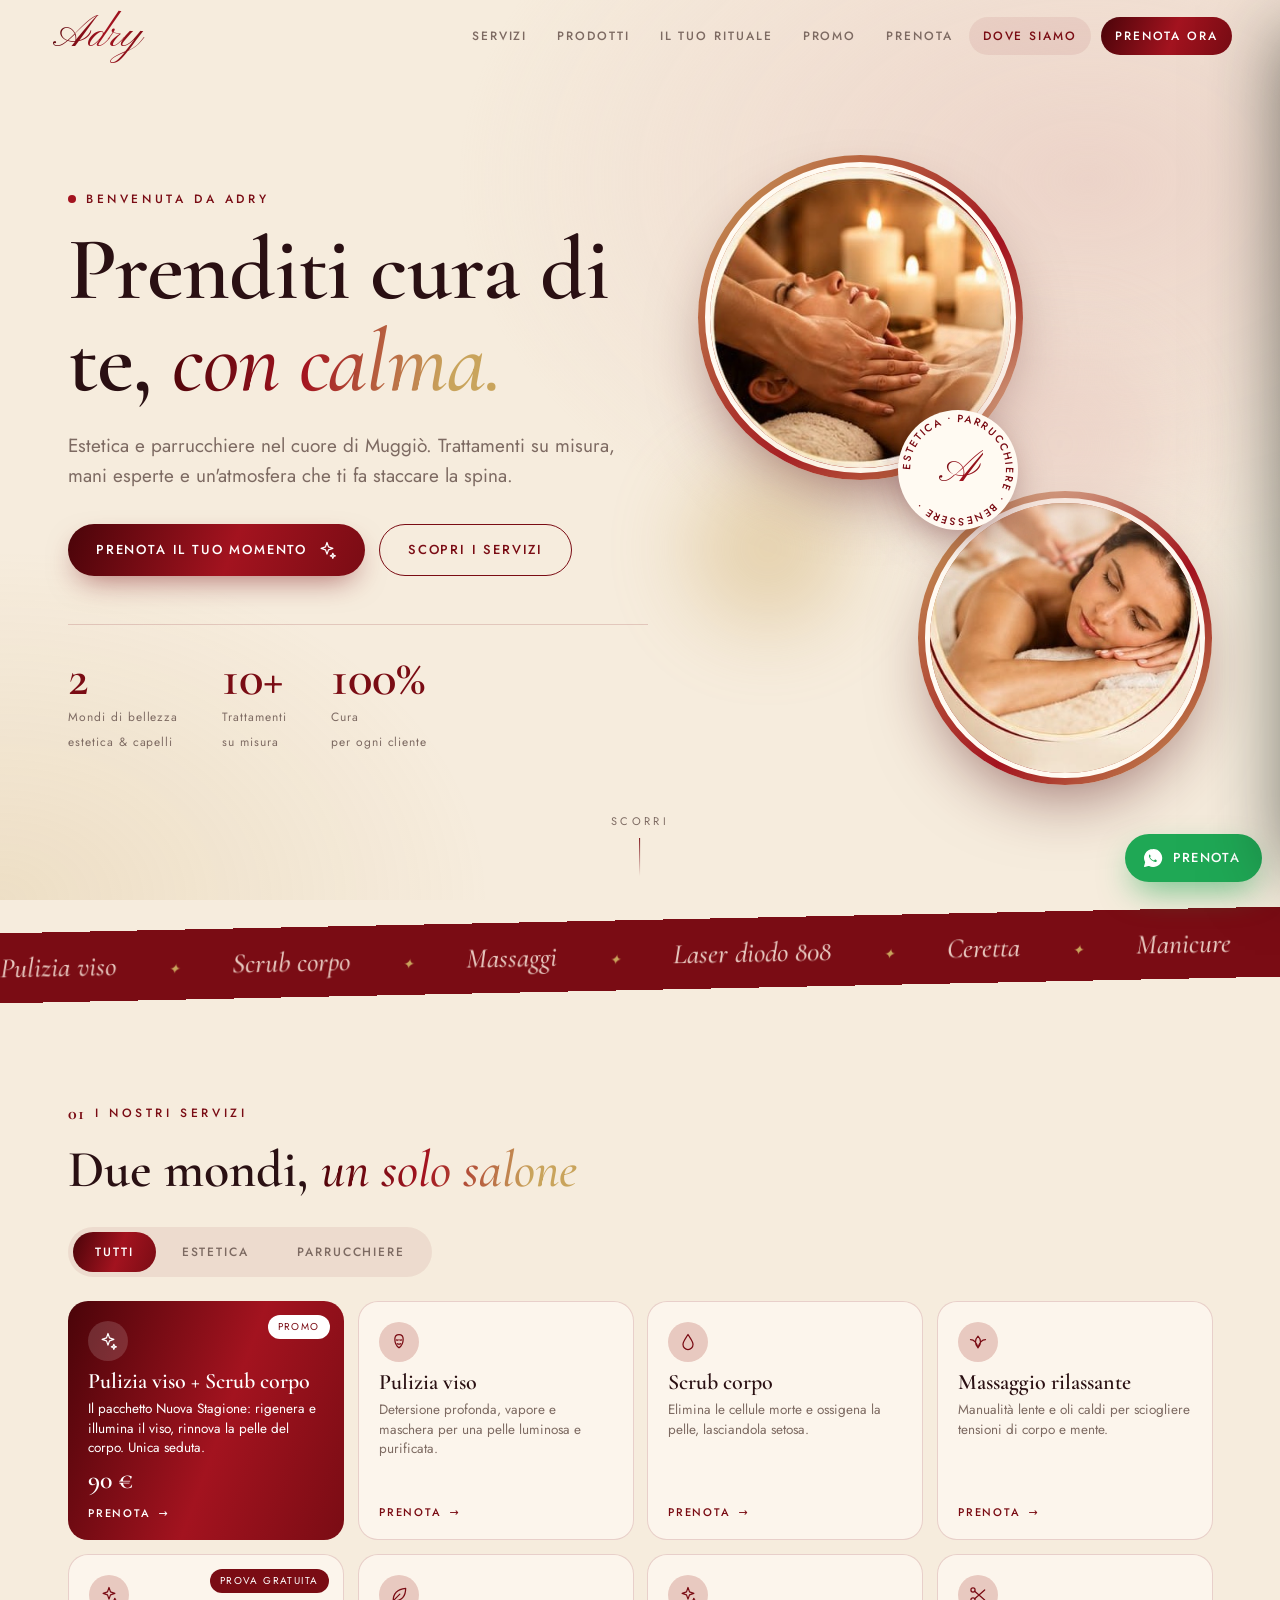
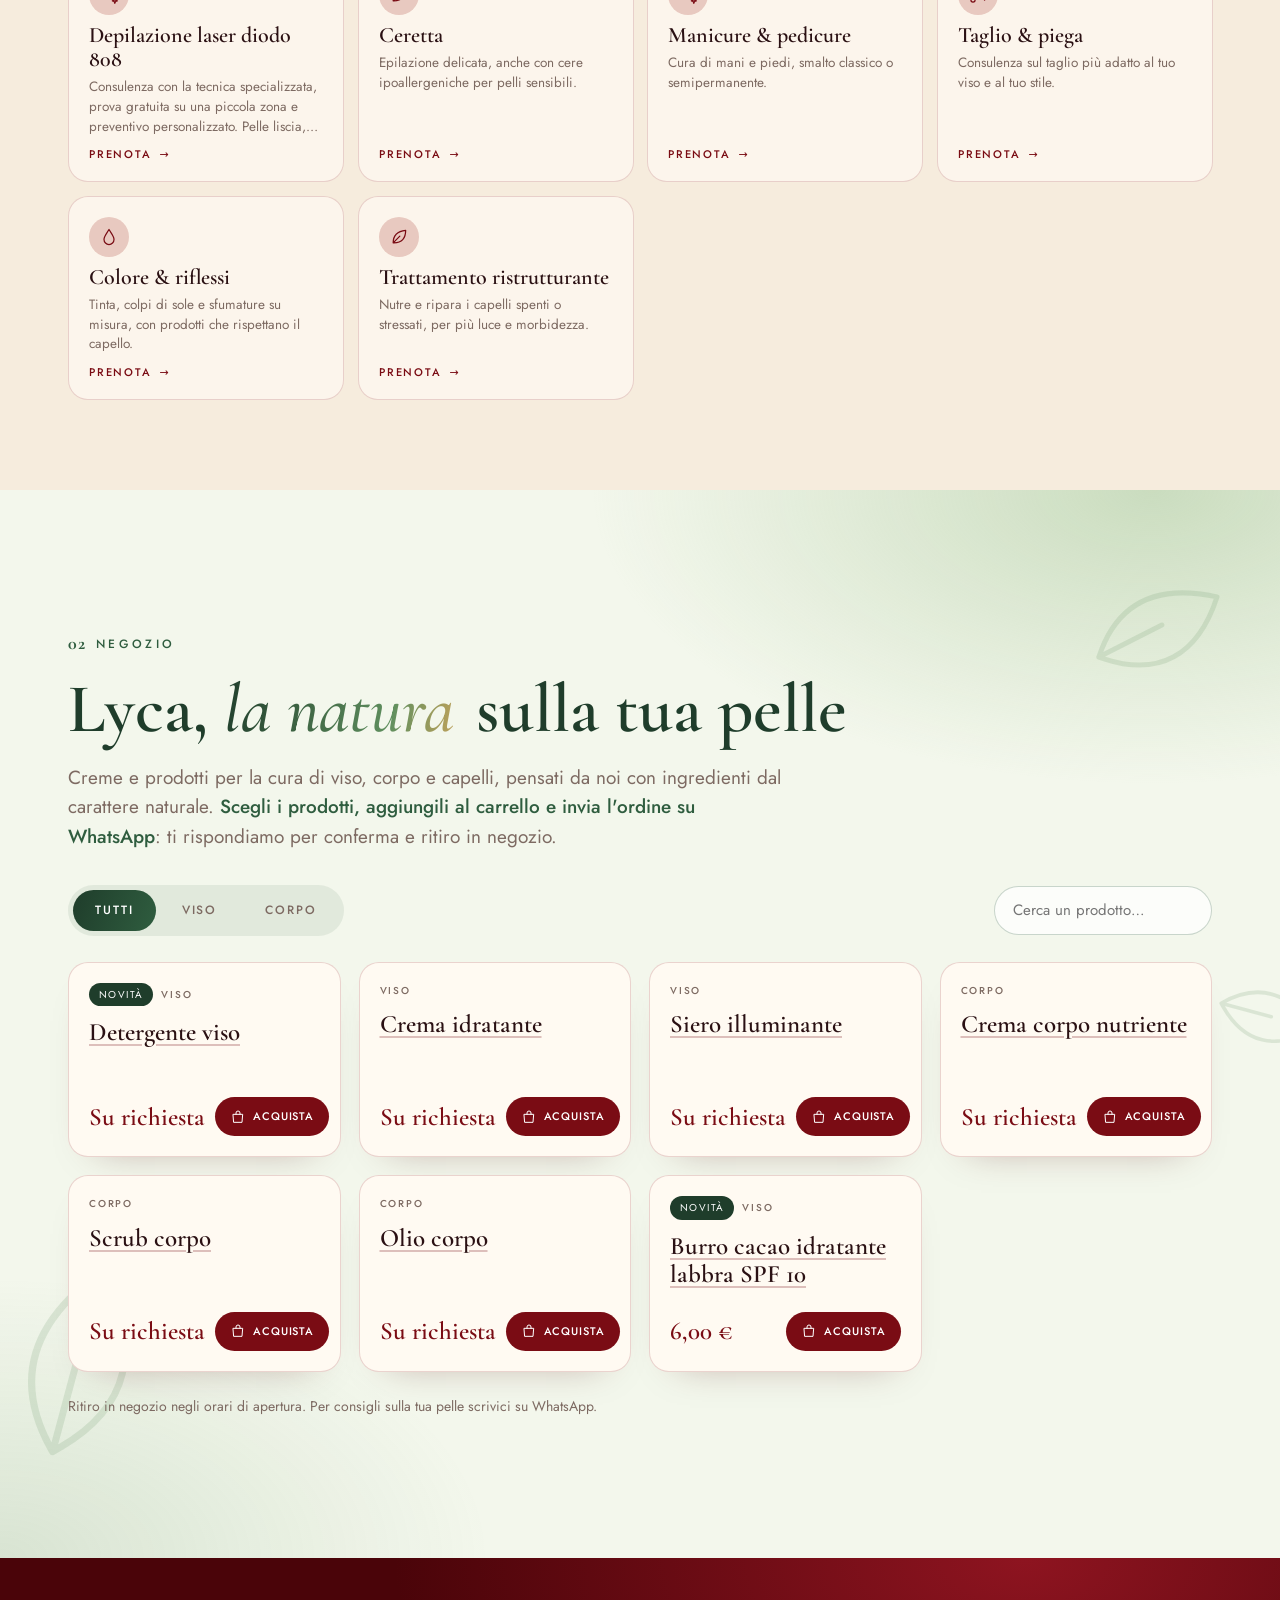
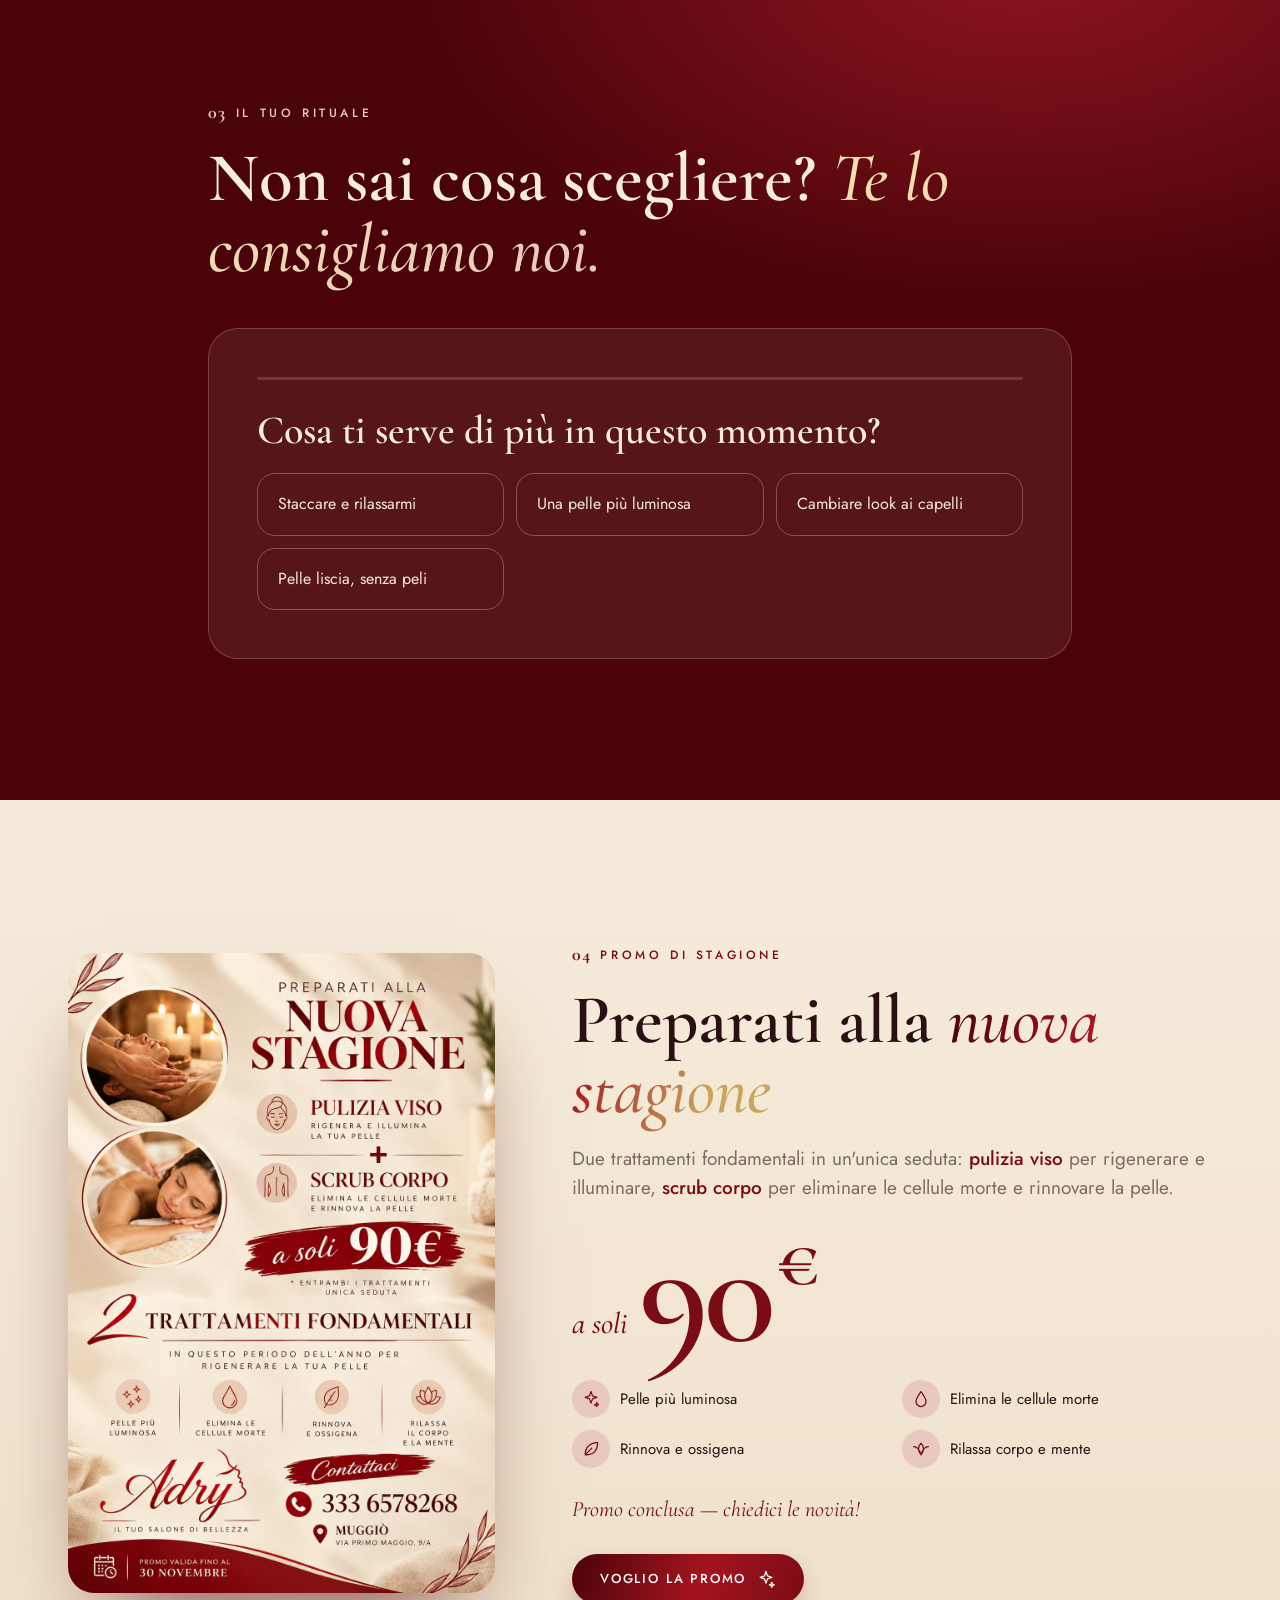
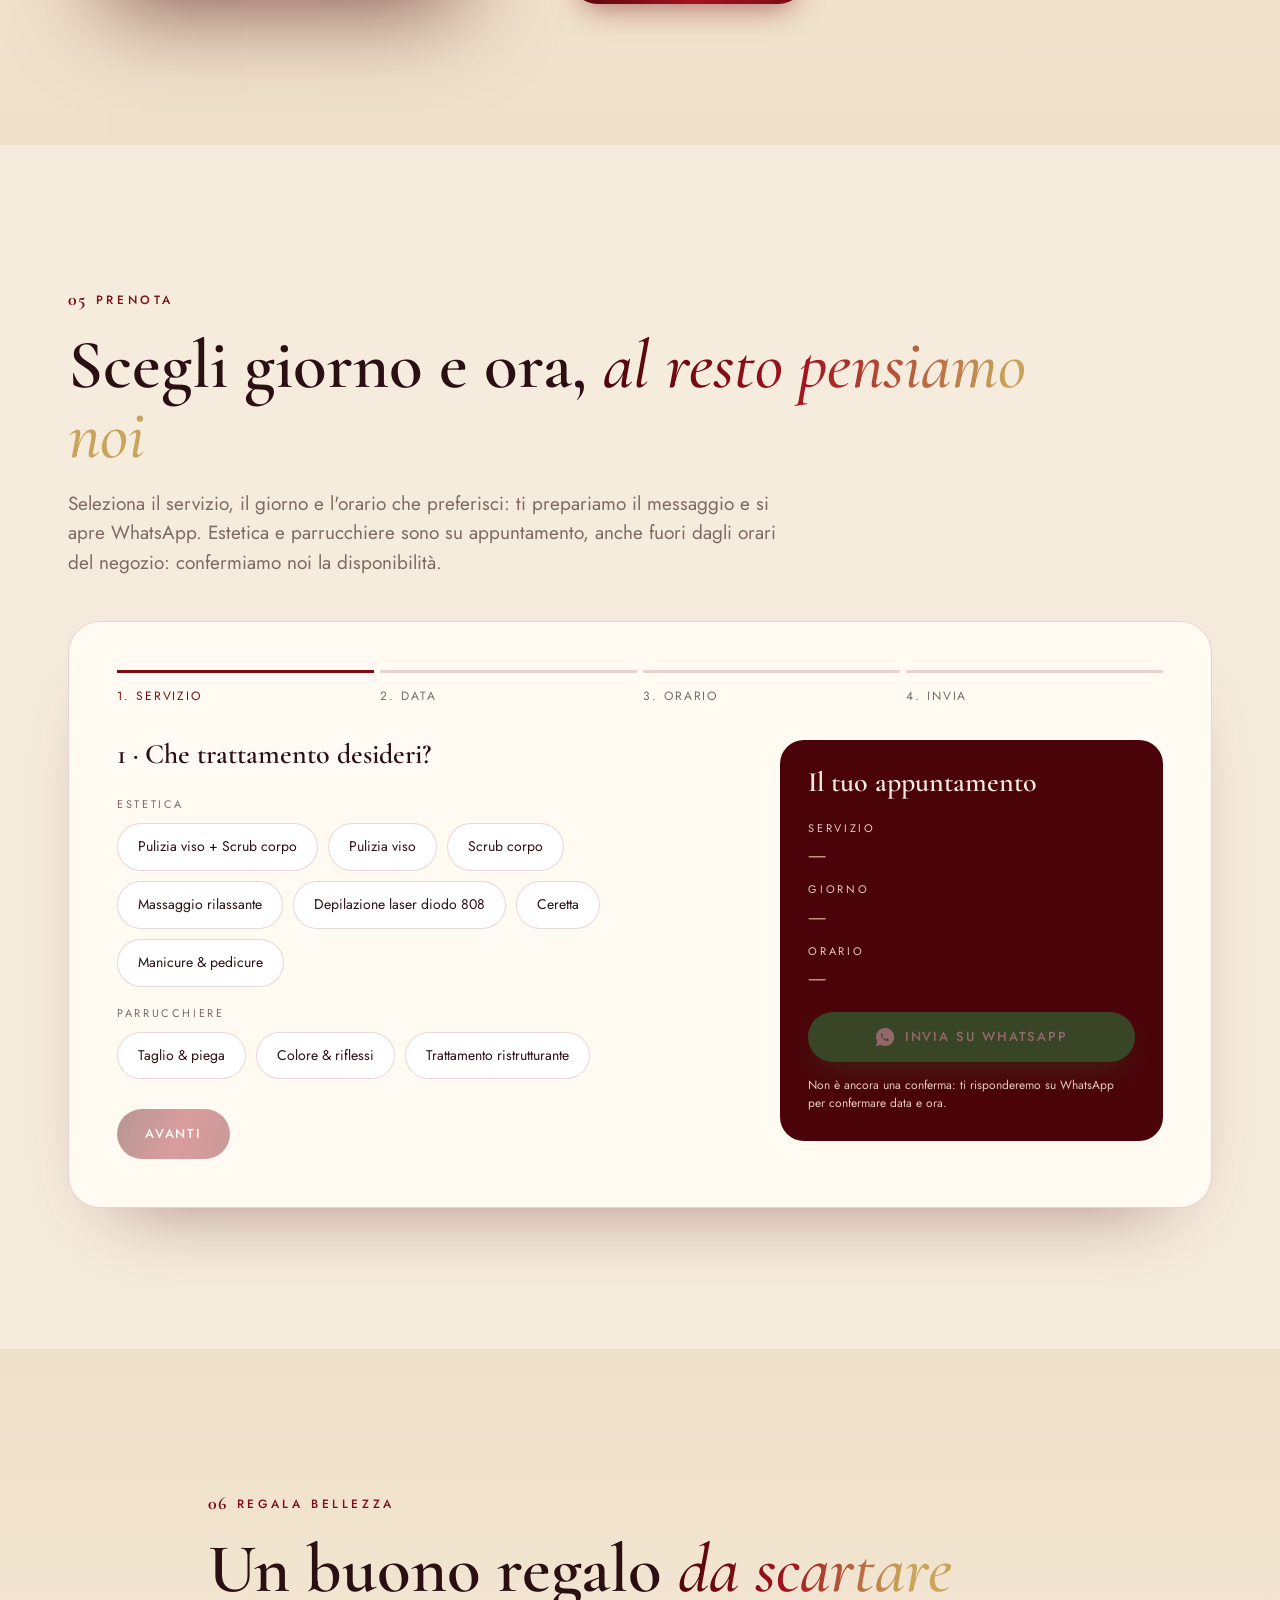
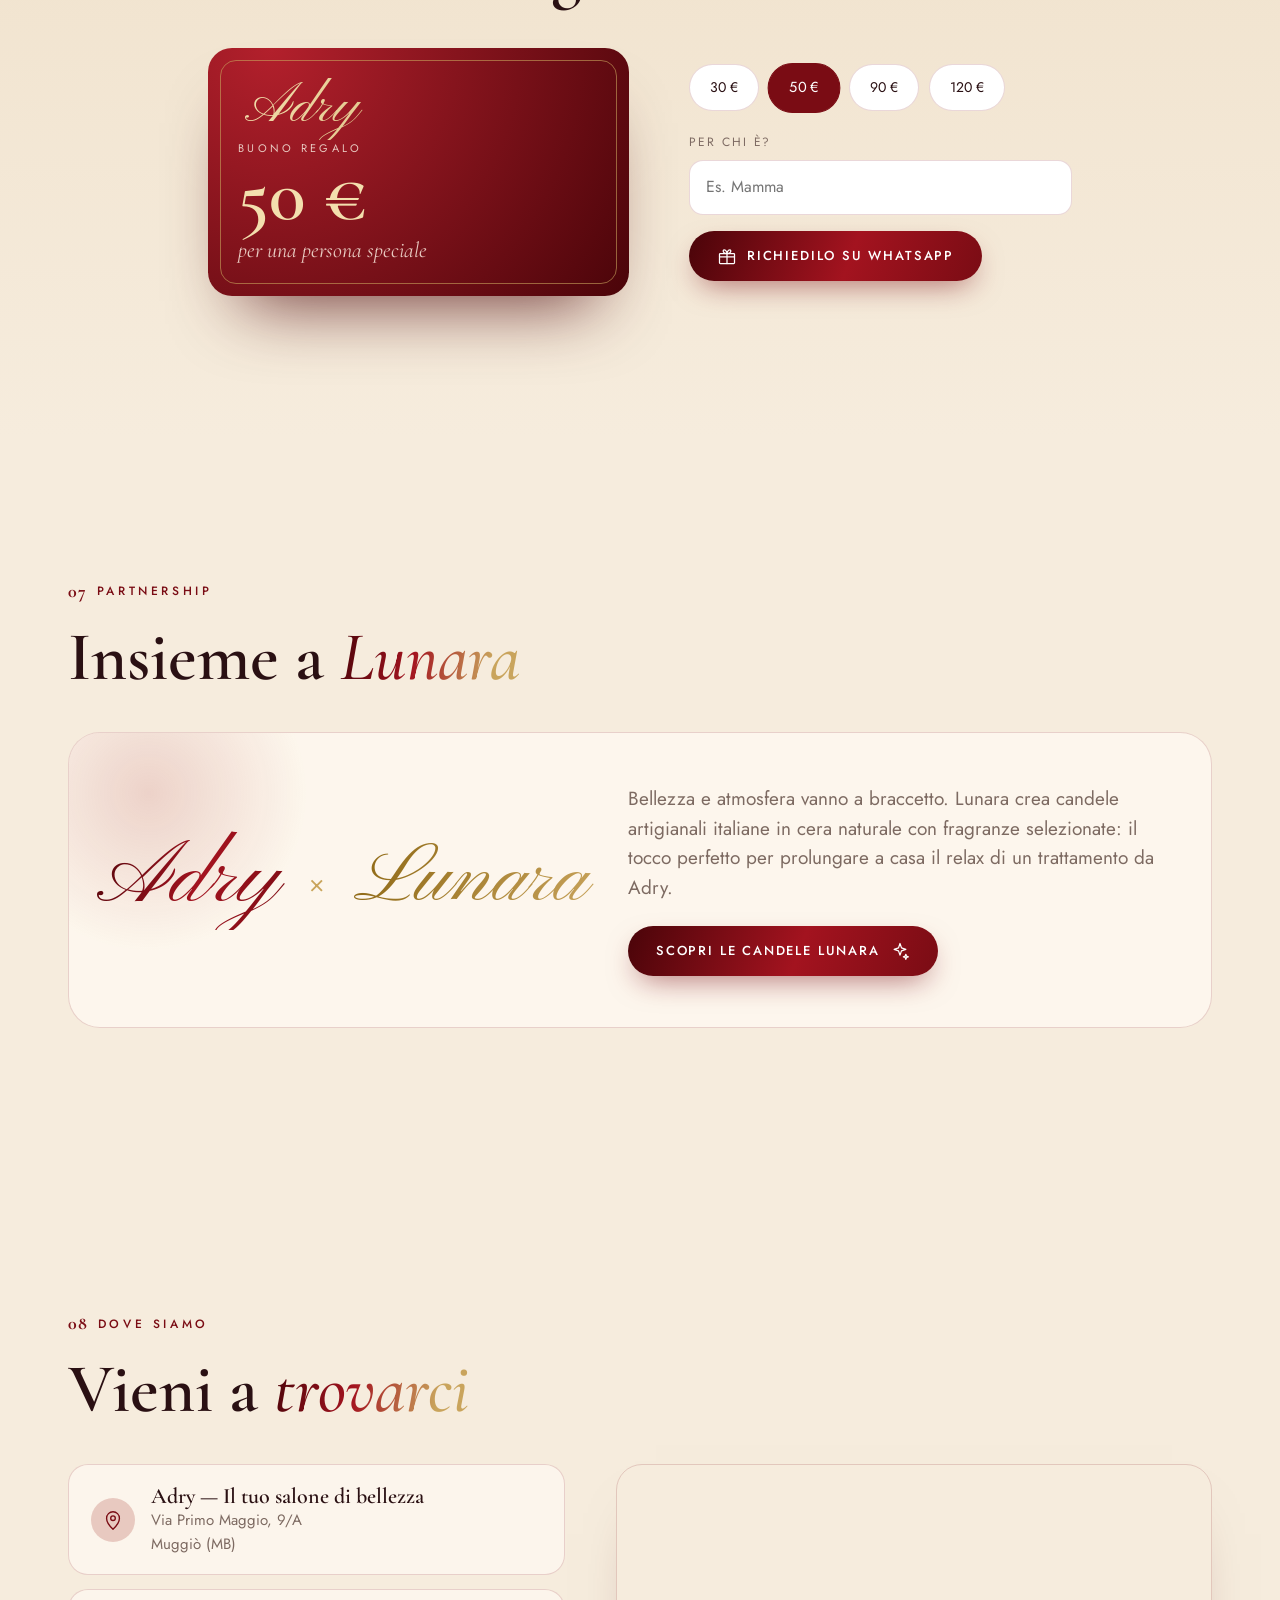
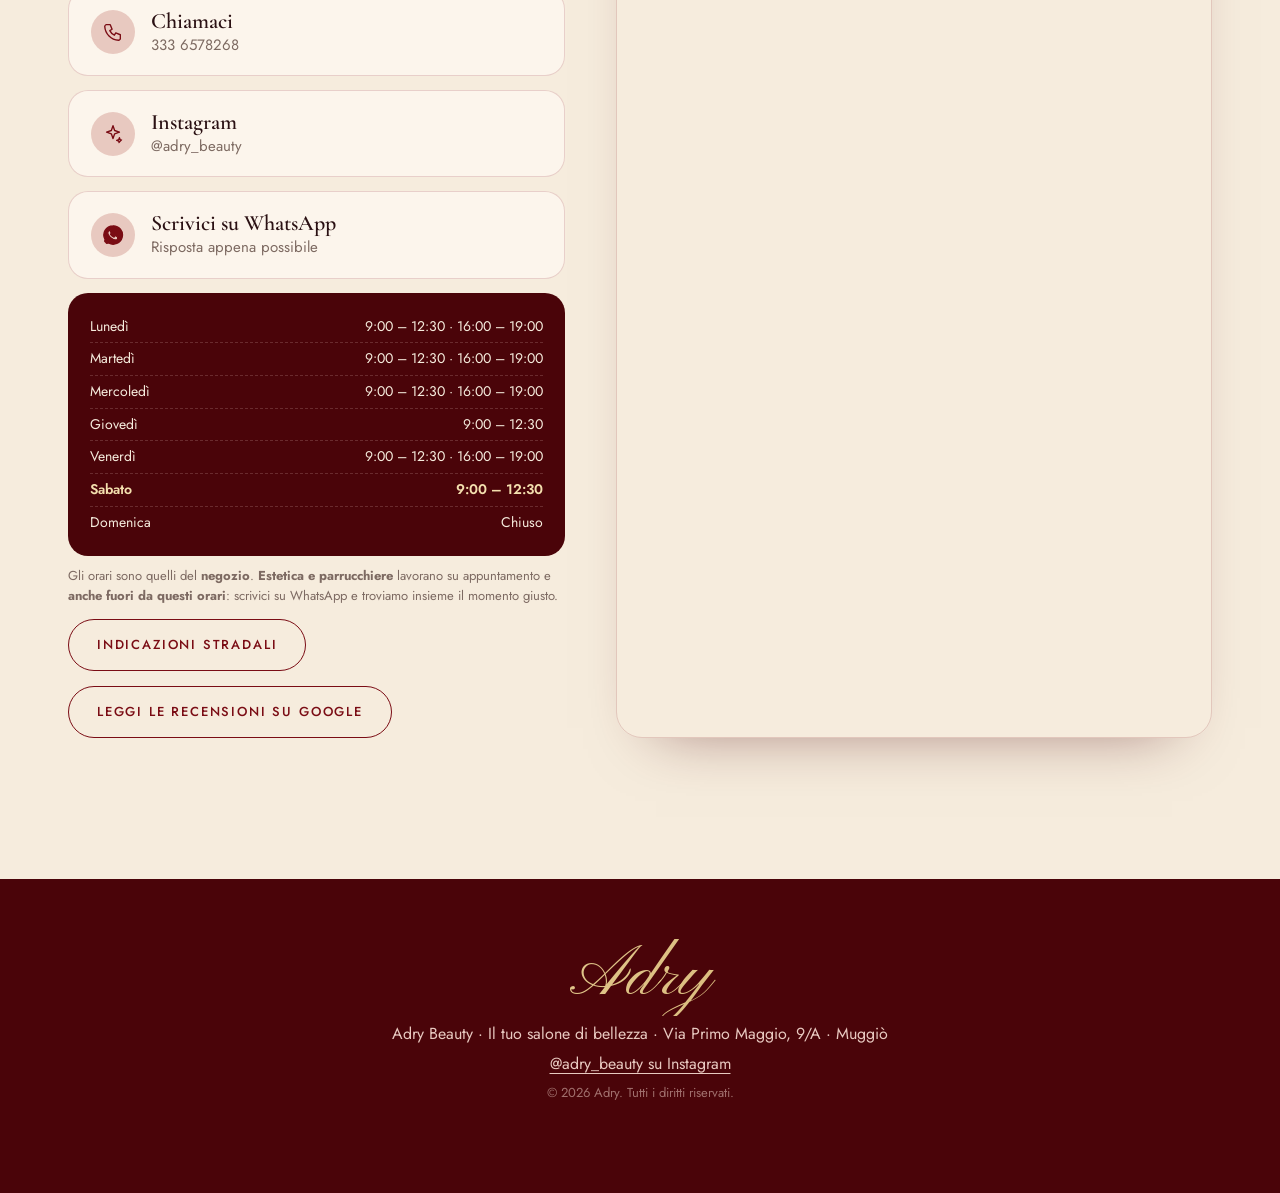
<file: index.html>
<!doctype html>
<html lang="it">
<head>
<meta charset="utf-8">
<meta name="viewport" content="width=device-width,initial-scale=1">
<title>Adry — Salone di bellezza, estetica e parrucchiere a Muggiò</title>
<meta name="description" content="Adry, il tuo salone di bellezza a Muggiò: estetica, trattamenti viso e corpo, parrucchiere. Prenota il tuo appuntamento in un click su WhatsApp.">
<meta name="theme-color" content="#f6ecdd">
<link rel="icon" type="image/svg+xml" href="assets/favicon.svg?v=5">
<meta property="og:title" content="Adry — Il tuo salone di bellezza">
<meta property="og:description" content="Estetica e parrucchiere a Muggiò. Prenota online via WhatsApp.">
<meta property="og:type" content="website">
<meta property="og:locale" content="it_IT">
<meta property="og:image" content="assets/locandina.jpeg">
<link rel="preconnect" href="https://fonts.googleapis.com">
<link rel="preconnect" href="https://fonts.gstatic.com" crossorigin>
<link href="https://fonts.googleapis.com/css2?family=Cormorant+Garamond:ital,wght@0,500;0,600;0,700;1,500;1,600&family=Jost:wght@300;400;500;600&family=Pinyon+Script&display=swap" rel="stylesheet">
<link rel="stylesheet" href="css/styles.css">
<script type="application/ld+json">
{"@context":"https://schema.org","@type":"BeautySalon","name":"Adry","description":"Salone di bellezza: estetica, depilazione laser e parrucchiere","sameAs":["https://www.instagram.com/adry_beauty/"],"telephone":"+39-333-6578268","address":{"@type":"PostalAddress","streetAddress":"Via Primo Maggio, 9/A","addressLocality":"Muggiò","addressCountry":"IT"},"openingHoursSpecification":[{"@type":"OpeningHoursSpecification","dayOfWeek":["Monday","Tuesday","Wednesday","Friday"],"opens":"09:00","closes":"12:30"},{"@type":"OpeningHoursSpecification","dayOfWeek":["Monday","Tuesday","Wednesday","Friday"],"opens":"16:00","closes":"19:00"},{"@type":"OpeningHoursSpecification","dayOfWeek":["Thursday","Saturday"],"opens":"09:00","closes":"12:30"}],"geo":{"@type":"GeoCoordinates","latitude":45.593909,"longitude":9.231725}}
</script>
</head>
<body>
<svg width="0" height="0" style="position:absolute" aria-hidden="true"><defs>
  <symbol id="i-sparkle" viewBox="0 0 24 24"><path d="M12 3l1.8 5.2L19 10l-5.2 1.8L12 17l-1.8-5.2L5 10l5.2-1.8z M19 16l.8 2.2L22 19l-2.2.8L19 22l-.8-2.2L16 19l2.2-.8z"/></symbol>
  <symbol id="i-face" viewBox="0 0 24 24"><path d="M12 3c-3 0-5 2.3-5 5.5 0 4 2 8.5 5 10.5 3-2 5-6.500 5-10.500C17 5.300 15 3 12 3z M9 9.500c.7.5 1.300.5 2 0 M13 9.500c.7.5 1.300.5 2 0 M10 14c1.200.8 2.800.8 4 0"/></symbol>
  <symbol id="i-drop" viewBox="0 0 24 24"><path d="M12 3C9 8 6 11 6 15a6 6 0 0 0 12 0c0-4-3-7-6-12z"/></symbol>
  <symbol id="i-leaf" viewBox="0 0 24 24"><path d="M5 19C5 10 10 5 20 4c0 10-5 15-14 15z M5 19l8-8"/></symbol>
  <symbol id="i-lotus" viewBox="0 0 24 24"><path d="M12 5c2 2 3 4 3 7s-1 5-3 7c-2-2-3-4-3-7s1-5 3-7z M3 9c4 0 7 2 9 10 M21 9c-4 0-7 2-9 10"/></symbol>
  <symbol id="i-scissors" viewBox="0 0 24 24"><circle cx="6" cy="6" r="2.500"/><circle cx="6" cy="18" r="2.500"/><path d="M8 7.500L20 18 M8 16.500L20 6"/></symbol>
  <symbol id="i-wa" viewBox="0 0 24 24"><path d="M12 2a10 10 0 0 0-8.600 15L2 22l5.200-1.400A10 10 0 1 0 12 2zm5.200 14.200c-.2.600-1.300 1.200-1.800 1.200-.5.100-1 .2-3.300-.7-2.800-1.200-4.600-4-4.700-4.200-.1-.2-1.100-1.500-1.100-2.800s.7-2 1-2.300c.2-.3.500-.3.700-.3h.5c.2 0 .4 0 .6.500l.8 2c.1.200.1.300 0 .5l-.4.600c-.1.200-.3.300-.1.600.9 1.500 2 2.200 3.200 2.800.3.100.5.100.6-.1l.9-1.100c.2-.2.400-.2.600-.1l1.900.9c.3.100.5.200.5.300.1.200.1.800-.1 1.300z"/></symbol>
  <symbol id="i-pin" viewBox="0 0 24 24"><path d="M12 22s7-6.500 7-12a7 7 0 0 0-14 0c0 5.500 7 12 7 12z"/><circle cx="12" cy="10" r="2.500"/></symbol>
  <symbol id="i-phone" viewBox="0 0 24 24"><path d="M5 4h4l2 5-2.500 1.500a11 11 0 0 0 5 5L15 13l5 2v4a2 2 0 0 1-2 2A16 16 0 0 1 3 6a2 2 0 0 1 2-2z"/></symbol>
  <symbol id="i-gift" viewBox="0 0 24 24"><rect x="3" y="9" width="18" height="12" rx="1"/><path d="M12 9v12 M3 13h18 M12 9C9 9 7 7.500 7.500 5.500 8.500 3 12 6 12 9c0-3 3.500-6 4.500-3.500C17 7.500 15 9 12 9z"/></symbol>
  <symbol id="i-bag" viewBox="0 0 24 24"><path d="M5 8h14l-1 12H6z M9 8V6a3 3 0 0 1 6 0v2"/></symbol>
  <symbol id="i-plus" viewBox="0 0 24 24"><path d="M12 5v14 M5 12h14"/></symbol>
  <symbol id="i-minus" viewBox="0 0 24 24"><path d="M5 12h14"/></symbol>
  <symbol id="i-x" viewBox="0 0 24 24"><path d="M6 6l12 12 M18 6L6 18"/></symbol>
</defs></svg>

<div id="intro" aria-hidden="true">
  <div class="intro-in"><span class="logo-script" id="introLogo">Adry</span><small>il tuo salone di bellezza</small></div>
</div>

<div id="progress"></div>
<canvas id="sparkles" aria-hidden="true"></canvas>
<div id="cursor" aria-hidden="true"></div>
<a class="skip" href="#servizi">Salta al contenuto</a>

<header class="hdr" id="hdr">
  <div class="hdr-in">
    <a class="brand" href="#hero" aria-label="Adry — home"><span class="logo-script">Adry</span></a>
    <nav class="nav" aria-label="Menu principale">
      <a href="#servizi">Servizi</a>
      <a href="#prodotti">Prodotti</a>
      <a href="#consiglio">Il tuo rituale</a>
      <a href="#promo">Promo</a>
      <a href="#prenota">Prenota</a>
      <a href="#dove">Dove siamo</a>
      <a class="cta magnetic" href="#prenota">Prenota ora</a>
    </nav>
    <button class="burger" id="burger" aria-label="Apri menu" aria-expanded="false" aria-controls="drawer"><span></span><span></span></button>
  </div>
</header>
<div class="drawer" id="drawer" aria-hidden="true">
  <a href="#servizi">Servizi</a><a href="#prodotti">Prodotti</a><a href="#consiglio">Il tuo rituale</a><a href="#promo">Promo</a><a href="#prenota">Prenota</a><a href="#regalo">Buono regalo</a><a href="#partner">Partnership</a><a href="#dove">Dove siamo</a>
</div>

<main>
  <!-- HERO -->
  <section class="hero" id="hero">
    <div class="petals" aria-hidden="true"></div>
    <div class="wrap hero-grid">
      <div class="hero-txt">
        <p class="kick rv"><span class="dot"></span><span id="openNow">Benvenuta da Adry</span></p>
        <h1 class="split" id="h1" aria-label="Prenditi cura di te, con calma.">Prenditi cura di te, <em>con calma.</em></h1>
        <p class="lead rv" style="--i:4">Estetica e parrucchiere nel cuore di Muggiò. Trattamenti su misura, mani esperte e un'atmosfera che ti fa staccare la spina.</p>
        <div class="cta-row rv" style="--i:5">
          <a class="btn solid magnetic" href="#prenota">Prenota il tuo momento
            <svg class="ic"><use href="#i-sparkle"/></svg></a>
          <a class="btn ghost magnetic" href="#servizi">Scopri i servizi</a>
        </div>
        <div class="stats rv" style="--i:6">
          <div><b data-count="2">0</b><span>Mondi di bellezza<br>estetica &amp; capelli</span></div>
          <div><b data-count="10" data-suffix="+">0</b><span>Trattamenti<br>su misura</span></div>
          <div><b data-count="100" data-suffix="%">0</b><span>Cura<br>per ogni cliente</span></div>
        </div>
      </div>
      <div class="hero-vis rv" style="--i:2" id="hv">
        <div class="ring r1" id="r1"><img src="assets/foto1.jpeg" alt="Massaggio viso rilassante con candele" width="340" height="340"></div>
        <div class="ring r2" id="r2"><img src="assets/foto2.jpeg" alt="Trattamento schiena rilassante" width="340" height="340"></div>
        <div class="orb o1"></div><div class="orb o2"></div>
        <div class="badge" aria-hidden="true">
          <svg viewBox="0 0 120 120"><defs><path id="circ" d="M60 60m-48 0a48 48 0 1 1 96 0a48 48 0 1 1-96 0"/></defs><text><textPath href="#circ">Estetica • Parrucchiere • Benessere • </textPath></text></svg>
          <i class="logo-script">A</i>
        </div>
      </div>
    </div>
    <a class="scroll-cue" href="#servizi">Scorri</a>
  </section>

  <div class="marq" aria-hidden="true"><div class="marq-t">
    <span>Pulizia viso</span><span>Scrub corpo</span><span>Massaggi</span><span>Laser diodo 808</span><span>Ceretta</span><span>Manicure</span><span>Taglio &amp; piega</span><span>Colore</span><span>Trattamenti capelli</span><span>Acconciature</span><span>Linea Lyca</span>
    <span>Pulizia viso</span><span>Scrub corpo</span><span>Massaggi</span><span>Laser diodo 808</span><span>Ceretta</span><span>Manicure</span><span>Taglio &amp; piega</span><span>Colore</span><span>Trattamenti capelli</span><span>Acconciature</span><span>Linea Lyca</span>
  </div></div>

  <!-- SERVIZI -->
  <section class="sec compact" id="servizi">
    <div class="wrap">
      <p class="kick rv"><b>01</b> I nostri servizi</p>
      <h2 class="rv" style="--i:1">Due mondi, <em>un solo salone</em></h2>
      <div class="tabs rv" role="tablist" aria-label="Categoria servizi" style="--i:2">
        <button role="tab" class="on" data-cat="tutti" aria-selected="true">Tutti</button>
        <button role="tab" data-cat="estetica" aria-selected="false">Estetica</button>
        <button role="tab" data-cat="parrucchiere" aria-selected="false">Parrucchiere</button>
        <i class="tab-ink"></i>
      </div>
      <div class="grid" id="svcGrid"></div>
    </div>
  </section>

  <!-- PRODOTTI LYCA (mini shop → WhatsApp) -->
  <section class="sec green" id="prodotti">
    <div class="leafs" aria-hidden="true"><svg class="ic"><use href="#i-leaf"/></svg><svg class="ic"><use href="#i-leaf"/></svg><svg class="ic"><use href="#i-leaf"/></svg></div>
    <div class="wrap">
      <p class="kick rv"><b>02</b> Negozio</p>
      <h2 class="rv" style="--i:1">Lyca, <em>la natura</em> sulla tua pelle</h2>
      <p class="lead rv" style="--i:2">Creme e prodotti per la cura di viso, corpo e capelli, pensati da noi con ingredienti dal carattere naturale. <strong>Scegli i prodotti, aggiungili al carrello e invia l'ordine su WhatsApp</strong>: ti rispondiamo per conferma e ritiro in negozio.</p>
      <div class="shop-bar rv" style="--i:3">
        <div class="tabs" id="shopTabs" role="tablist" aria-label="Categoria prodotti"><i class="tab-ink"></i></div>
        <label class="shop-search"><span class="sr">Cerca un prodotto</span><input id="shopSearch" type="search" placeholder="Cerca un prodotto…" autocomplete="off"></label>
      </div>
      <div class="pgrid shop-grid" id="shopGrid" aria-live="polite"></div>
      <p class="mut rv note" id="shopNote">Ritiro in negozio negli orari di apertura. Per consigli sulla tua pelle scrivici su WhatsApp.</p>
    </div>
  </section>

  <!-- RITUALE / QUIZ -->
  <section class="sec dark" id="consiglio">
    <div class="wrap narrow">
      <p class="kick rv"><b>03</b> Il tuo rituale</p>
      <h2 class="rv" style="--i:1">Non sai cosa scegliere? <em>Te lo consigliamo noi.</em></h2>
      <div class="quiz rv" id="quiz" style="--i:2">
        <div class="quiz-bar"><i id="quizBar"></i></div>
        <div class="quiz-body" id="quizBody"></div>
      </div>
    </div>
  </section>

  <!-- PROMO -->
  <section class="sec promo" id="promo">
    <div class="wrap promo-grid">
      <div class="promo-card rv tilt" id="promoCard">
        <img src="assets/locandina.jpeg" alt="Locandina promo Nuova Stagione: pulizia viso e scrub corpo a 90 euro" loading="lazy" width="1024" height="1536">
        <div class="shine"></div>
      </div>
      <div class="promo-txt">
        <p class="kick rv"><b>04</b> Promo di stagione</p>
        <h2 class="rv" style="--i:1">Preparati alla <em>nuova stagione</em></h2>
        <p class="lead rv" style="--i:2">Due trattamenti fondamentali in un'unica seduta: <strong>pulizia viso</strong> per rigenerare e illuminare, <strong>scrub corpo</strong> per eliminare le cellule morte e rinnovare la pelle.</p>
        <div class="price rv" style="--i:3"><small>a soli</small><b>90<span>€</span></b></div>
        <ul class="perks rv" style="--i:4">
          <li><svg class="ic"><use href="#i-sparkle"/></svg>Pelle più luminosa</li>
          <li><svg class="ic"><use href="#i-drop"/></svg>Elimina le cellule morte</li>
          <li><svg class="ic"><use href="#i-leaf"/></svg>Rinnova e ossigena</li>
          <li><svg class="ic"><use href="#i-lotus"/></svg>Rilassa corpo e mente</li>
        </ul>
        <div class="count rv" style="--i:5" id="countdown" aria-live="off"></div>
        <a class="btn solid magnetic rv" style="--i:6" href="#prenota" data-pick="promo">Voglio la promo
          <svg class="ic"><use href="#i-sparkle"/></svg></a>
      </div>
    </div>
  </section>

  <!-- PRENOTA -->
  <section class="sec" id="prenota">
    <div class="wrap">
      <p class="kick rv"><b>05</b> Prenota</p>
      <h2 class="rv" style="--i:1">Scegli giorno e ora, <em>al resto pensiamo noi</em></h2>
      <p class="lead rv" style="--i:2">Seleziona il servizio, il giorno e l'orario che preferisci: ti prepariamo il messaggio e si apre WhatsApp. Estetica e parrucchiere sono su appuntamento, anche fuori dagli orari del negozio: confermiamo noi la disponibilità.</p>
      <div class="book rv" style="--i:3">
        <ol class="steps" id="steps"><li class="on">Servizio</li><li>Data</li><li>Orario</li><li>Invia</li></ol>
        <div class="book-grid">
          <div class="book-main">
            <div class="pane on" data-pane="0">
              <h3>1 · Che trattamento desideri?</h3>
              <div class="chips" id="bkServices"></div>
            </div>
            <div class="pane" data-pane="1">
              <h3>2 · In che giorno?</h3>
              <div class="cal">
                <div class="cal-h"><button type="button" id="calPrev" aria-label="Mese precedente">‹</button><b id="calTitle"></b><button type="button" id="calNext" aria-label="Mese successivo">›</button></div>
                <div class="cal-w"><span>Lun</span><span>Mar</span><span>Mer</span><span>Gio</span><span>Ven</span><span>Sab</span><span>Dom</span></div>
                <div class="cal-g" id="calGrid"></div>
              </div>
            </div>
            <div class="pane" data-pane="2">
              <h3>3 · A che ora?</h3>
              <p class="mut" id="slotsDay"></p>
              <div class="slots" id="slots"></div>
            </div>
            <div class="pane" data-pane="3">
              <h3>4 · Ultimi dettagli</h3>
              <label class="fld">Il tuo nome<input id="bkName" type="text" autocomplete="given-name" placeholder="Es. Giulia"></label>
              <label class="fld">Note (facoltative)<textarea id="bkNote" rows="3" placeholder="Allergie, richieste particolari…"></textarea></label>
            </div>
            <div class="book-nav">
              <button type="button" class="btn ghost" id="bkBack" hidden>Indietro</button>
              <button type="button" class="btn solid" id="bkNext" disabled>Avanti</button>
            </div>
          </div>
          <aside class="summary" aria-live="polite">
            <h4>Il tuo appuntamento</h4>
            <dl>
              <dt>Servizio</dt><dd id="sumSvc">—</dd>
              <dt>Giorno</dt><dd id="sumDay">—</dd>
              <dt>Orario</dt><dd id="sumTime">—</dd>
            </dl>
            <a class="btn wa" id="bkSend" href="#" target="_blank" rel="noopener" aria-disabled="true"><svg class="ic"><use href="#i-wa"/></svg>Invia su WhatsApp</a>
            <small>Non è ancora una conferma: ti risponderemo su WhatsApp per confermare data e ora.</small>
          </aside>
        </div>
      </div>
    </div>
  </section>

  <!-- REGALO -->
  <section class="sec gift" id="regalo">
    <div class="wrap narrow">
      <p class="kick rv"><b>06</b> Regala bellezza</p>
      <h2 class="rv" style="--i:1">Un buono regalo <em>da scartare</em></h2>
      <div class="giftbox rv" style="--i:2">
        <div class="voucher" id="voucher">
          <span class="logo-script">Adry</span>
          <small>Buono regalo</small>
          <b id="vAmount">50 €</b>
          <i id="vTo">per una persona speciale</i>
        </div>
        <div class="giftform">
          <div class="chips" id="vChips"><button type="button" data-v="30">30 €</button><button type="button" class="on" data-v="50">50 €</button><button type="button" data-v="90">90 €</button><button type="button" data-v="120">120 €</button></div>
          <label class="fld">Per chi è?<input id="vName" type="text" placeholder="Es. Mamma"></label>
          <a class="btn solid magnetic" id="vSend" href="#" target="_blank" rel="noopener"><svg class="ic"><use href="#i-gift"/></svg>Richiedilo su WhatsApp</a>
        </div>
      </div>
    </div>
  </section>

  <!-- PARTNERSHIP -->
  <section class="sec partner" id="partner">
    <div class="wrap">
      <p class="kick rv"><b>07</b> Partnership</p>
      <h2 class="rv" style="--i:1">Insieme a <em>Lunara</em></h2>
      <div class="pt rv" style="--i:2">
        <div class="pt-logos" aria-hidden="true">
          <span class="logo-script">Adry</span>
          <i>×</i>
          <span class="logo-script lunara">Lunara</span>
        </div>
        <div class="pt-txt">
          <p class="lead" style="margin-top:0">Bellezza e atmosfera vanno a braccetto. Lunara crea candele artigianali italiane in cera naturale con fragranze selezionate: il tocco perfetto per prolungare a casa il relax di un trattamento da Adry.</p>
          <a class="btn solid magnetic" id="partnerLink" href="#" target="_blank" rel="noopener">Scopri le candele Lunara <svg class="ic"><use href="#i-sparkle"/></svg></a>
        </div>
      </div>
    </div>
  </section>

  <!-- DOVE -->
  <section class="sec" id="dove">
    <div class="wrap">
      <p class="kick rv"><b>08</b> Dove siamo</p>
      <h2 class="rv" style="--i:1">Vieni a <em>trovarci</em></h2>
      <div class="where">
        <div class="where-info rv" style="--i:2">
          <a class="row" href="https://maps.app.goo.gl/JK6FDJvfU5kPSqdN7" target="_blank" rel="noopener"><svg class="ic"><use href="#i-pin"/></svg><span><b>Adry — Il tuo salone di bellezza</b>Via Primo Maggio, 9/A<br>Muggiò (MB)</span></a>
          <a class="row" href="tel:+393336578268"><svg class="ic"><use href="#i-phone"/></svg><span><b>Chiamaci</b>333 6578268</span></a>
          <a class="row" href="https://www.instagram.com/adry_beauty/" target="_blank" rel="noopener"><svg class="ic"><use href="#i-sparkle"/></svg><span><b>Instagram</b>@adry_beauty</span></a>
          <a class="row" id="waRow" href="#" target="_blank" rel="noopener"><svg class="ic"><use href="#i-wa"/></svg><span><b>Scrivici su WhatsApp</b>Risposta appena possibile</span></a>
          <div class="hours" id="hours"></div>
          <p class="mut hours-note">Gli orari sono quelli del <strong>negozio</strong>. <strong>Estetica e parrucchiere</strong> lavorano su appuntamento e <strong>anche fuori da questi orari</strong>: scrivici su WhatsApp e troviamo insieme il momento giusto.</p>
          <a class="btn ghost magnetic" href="https://www.google.com/maps/dir/?api=1&destination=45.593909,9.231725" target="_blank" rel="noopener">Indicazioni stradali</a>
          <a class="btn ghost magnetic" href="https://maps.app.goo.gl/JK6FDJvfU5kPSqdN7" target="_blank" rel="noopener">Leggi le recensioni su Google</a>
        </div>
        <div class="map rv" style="--i:3">
          <iframe title="Mappa Adry" loading="lazy" referrerpolicy="no-referrer-when-downgrade"
            src="https://www.google.com/maps?q=45.593909,9.231725&z=16&output=embed"></iframe>
        </div>
      </div>
    </div>
  </section>
</main>

<footer class="foot">
  <span class="logo-script">Adry</span>
  <p>Adry Beauty · Il tuo salone di bellezza · Via Primo Maggio, 9/A · Muggiò</p>
  <p><a href="https://www.instagram.com/adry_beauty/" target="_blank" rel="noopener">@adry_beauty su Instagram</a></p>
  <p class="mut">© <span id="yr"></span> Adry. Tutti i diritti riservati.</p>
</footer>

<button class="cart-btn" id="cartBtn" type="button" aria-label="Apri il carrello" hidden><svg class="ic"><use href="#i-bag"/></svg><span>Carrello</span><b id="cartCount">0</b></button>
<div class="cart-ov" id="cartOv" hidden></div>
<aside class="cart" id="cart" aria-hidden="true" aria-labelledby="cartT">
  <div class="cart-h"><h3 id="cartT">Il tuo carrello</h3><button type="button" id="cartX" aria-label="Chiudi"><svg class="ic"><use href="#i-x"/></svg></button></div>
  <div class="cart-list" id="cartList"></div>
  <div class="cart-f">
    <div class="cart-tot"><span>Totale</span><b id="cartTot">—</b></div>
    <label class="fld">Il tuo nome<input id="cartName" type="text" autocomplete="given-name" placeholder="Es. Giulia"></label>
    <a class="btn wa" id="cartSend" href="#" target="_blank" rel="noopener" aria-disabled="true"><svg class="ic"><use href="#i-wa"/></svg>Ordina su WhatsApp</a>
    <button type="button" class="cart-clear" id="cartClear">Svuota il carrello</button>
    <small>Non è un pagamento: ti confermiamo disponibilità e ritiro su WhatsApp.</small>
  </div>
</aside>
<div class="toast" id="toast" role="status"></div>

<a class="fab" id="fab" href="#" target="_blank" rel="noopener" aria-label="Scrivici su WhatsApp"><svg class="ic"><use href="#i-wa"/></svg><span>Prenota</span></a>

<script src="js/data.js"></script>
<script src="js/lyca-fallback.js"></script>
<script src="js/main.js"></script>
</body>
</html>
</file>
<file: css/styles.css>
:root{
  --cream:#f6ecdd;--cream2:#efe0c9;--paper:#fffaf2;
  --wine:#7a0c14;--wine2:#a3131f;--wine3:#4a0409;
  --rose:#e8c9c0;--gold:#c9a45c;--ink:#2a1013;--mut:#7d6a62;
  --line:rgba(122,12,20,.16);
  --f-serif:"Cormorant Garamond",Georgia,serif;
  --f-body:"Jost",system-ui,-apple-system,"Segoe UI",sans-serif;
  --f-script:"Pinyon Script",cursive;
  --ease:cubic-bezier(.2,.8,.2,1);
  --grad:linear-gradient(110deg,var(--wine3),var(--wine2) 55%,var(--wine));
}
*{box-sizing:border-box;margin:0;padding:0}
html{scroll-behavior:smooth;background:var(--cream)}
body{background:var(--cream);color:var(--ink);font-family:var(--f-body);font-weight:400;line-height:1.55;overflow-x:hidden;-webkit-font-smoothing:antialiased}
body.lock{overflow:hidden}
img{display:block;max-width:100%}
a{color:inherit;text-decoration:none}
button,input,textarea{font:inherit;color:inherit}
button{cursor:pointer;background:none;border:0}
::selection{background:var(--wine);color:#fff}
:focus-visible{outline:2px solid var(--wine2);outline-offset:3px}
.ic{width:20px;height:20px;fill:none;stroke:currentColor;stroke-width:1.5;stroke-linecap:round;stroke-linejoin:round;flex:none}
#i-wa,.ic use[href="#i-wa"]{fill:currentColor}
[hidden]{display:none!important}
.mut{color:var(--mut)}
.skip{position:absolute;left:-999px;top:8px;background:var(--wine);color:#fff;padding:8px 14px;border-radius:8px;z-index:900}
.skip:focus{left:8px}
.wrap{max-width:1240px;margin:0 auto;padding:0 clamp(20px,4vw,48px)}
.wrap.narrow{max-width:960px}
.logo-script{font-family:var(--f-script);background:var(--grad);-webkit-background-clip:text;background-clip:text;color:transparent;padding:0 .12em;line-height:1.1}

/* ---- intro ---- */
#intro{position:fixed;inset:0;z-index:800;background:radial-gradient(circle at 50% 45%,var(--paper),var(--cream2));display:grid;place-content:center;text-align:center;clip-path:circle(150% at 50% 50%);transition:clip-path 1.1s var(--ease),opacity .4s .8s}
#intro.out{clip-path:circle(0% at 50% 45%);opacity:0;pointer-events:none}
#intro .logo-script{display:block;font-size:clamp(88px,18vw,150px);clip-path:inset(-30% 100% -30% -10%);animation:write 1.6s .2s var(--ease) forwards}
#intro small{display:block;letter-spacing:.4em;text-transform:uppercase;font-size:11px;color:var(--mut);opacity:0;animation:fade 1s 1.4s forwards}
@keyframes write{to{clip-path:inset(-30% -15% -30% -10%)}}
@keyframes fade{to{opacity:1}}

#progress{position:fixed;top:0;left:0;height:3px;width:100%;transform-origin:0 50%;transform:scaleX(0);background:var(--grad);z-index:300}
#sparkles{position:fixed;inset:0;width:100%;height:100%;pointer-events:none;z-index:250}
#cursor{position:fixed;top:0;left:0;width:260px;height:260px;margin:-130px 0 0 -130px;border-radius:50%;pointer-events:none;z-index:1;background:radial-gradient(circle,rgba(163,19,31,.14),transparent 65%);opacity:0;transition:opacity .4s;will-change:transform}
#cursor.on{opacity:1}
main,.foot{position:relative;z-index:2}

/* ---- header ---- */
.hdr{position:fixed;inset:0 0 auto 0;z-index:200;transition:transform .5s var(--ease),background .4s,border-color .4s;border-bottom:1px solid transparent}
.hdr.scrolled{background:rgba(246,236,221,.85);backdrop-filter:blur(16px);-webkit-backdrop-filter:blur(16px);border-color:var(--line)}
.hdr.hide{transform:translateY(-100%)}
.hdr-in{max-width:1360px;margin:0 auto;padding:12px clamp(20px,4vw,48px);display:flex;align-items:center;gap:20px}
.brand .logo-script{font-size:44px}
.nav{margin-left:auto;display:flex;align-items:center;gap:2px}
.nav a{font-size:12px;letter-spacing:.16em;text-transform:uppercase;font-weight:500;padding:10px 14px;border-radius:99px;color:var(--mut);transition:.25s}
.nav a:hover,.nav a.on{color:var(--wine);background:rgba(122,12,20,.07)}
.nav a.cta{background:var(--grad);color:#fff;margin-left:8px}
.nav a.cta:hover{filter:brightness(1.15)}
.burger{display:none;margin-left:auto;width:44px;height:44px;border-radius:50%;border:1px solid var(--line)}
.burger span{display:block;width:18px;height:2px;background:var(--wine);margin:4px auto;transition:.3s}
.burger[aria-expanded=true] span:first-child{transform:translateY(3px) rotate(45deg)}
.burger[aria-expanded=true] span:last-child{transform:translateY(-3px) rotate(-45deg)}
.drawer{position:fixed;inset:0;z-index:190;background:rgba(246,236,221,.97);display:grid;place-content:center;gap:6px;text-align:center;opacity:0;pointer-events:none;transition:.4s}
.drawer.open{opacity:1;pointer-events:auto}
.drawer a{font:600 clamp(30px,8vw,44px) var(--f-serif);color:var(--wine);padding:6px}

/* ---- buttons ---- */
.btn{display:inline-flex;align-items:center;gap:10px;padding:15px 28px;border-radius:99px;font-size:13px;font-weight:500;letter-spacing:.14em;text-transform:uppercase;transition:transform .3s var(--ease),box-shadow .3s,background .3s,color .3s;will-change:transform}
.btn.solid{background:var(--grad);color:#fff;box-shadow:0 12px 30px -10px rgba(122,12,20,.6)}
.btn.solid:hover{box-shadow:0 18px 40px -10px rgba(122,12,20,.7)}
.btn.solid:disabled,.btn[aria-disabled=true]{opacity:.4;pointer-events:none;box-shadow:none}
.btn.ghost{border:1px solid var(--wine);color:var(--wine)}
.btn.ghost:hover{background:var(--wine);color:#fff}
.btn.wa{background:#1fa855;color:#fff;box-shadow:0 12px 30px -10px rgba(31,168,85,.6);justify-content:center;width:100%}

/* ---- typography ---- */
h1,h2,h3,h4{font-family:var(--f-serif);font-weight:600;line-height:1.02;color:var(--ink)}
h1{font-size:clamp(46px,7vw,92px);letter-spacing:-.01em}
h2{font-size:clamp(38px,5.4vw,70px);max-width:15em}
h3{font-size:28px}
em{font-style:italic;font-weight:500;background:linear-gradient(100deg,var(--wine3),var(--wine2),var(--gold) 80%);-webkit-background-clip:text;background-clip:text;color:transparent;padding-right:.08em}
.lead{font-size:clamp(16px,1.5vw,19px);color:var(--mut);max-width:38em;margin-top:18px}
.lead strong{color:var(--wine);font-weight:500}
.kick{display:inline-flex;align-items:center;gap:10px;font-size:12px;letter-spacing:.3em;text-transform:uppercase;color:var(--wine);margin-bottom:16px;font-weight:500}
.kick b{font-family:var(--f-serif);font-size:18px;letter-spacing:.05em}
.kick .dot{width:8px;height:8px;border-radius:50%;background:var(--wine2);box-shadow:0 0 0 0 rgba(163,19,31,.5);animation:ping 2s infinite}
@keyframes ping{70%{box-shadow:0 0 0 10px transparent}100%{box-shadow:0 0 0 0 transparent}}
.sec{padding:clamp(80px,11vw,150px) 0;position:relative}
.sec h2{margin-bottom:8px}
.sub{margin:70px 0 18px;color:var(--wine)}
.note{margin-top:24px;font-size:14px}

/* reveal */
.rv{opacity:0;transform:translateY(34px);transition:opacity .9s var(--ease),transform .9s var(--ease);transition-delay:calc(var(--i,0)*.1s)}
.rv.in{opacity:1;transform:none}
.split .w{display:inline-block;overflow:hidden;vertical-align:top;padding-bottom:.12em;margin-bottom:-.12em}
.split .w>span{display:inline-block;transform:translateY(110%) rotate(4deg);transition:transform 1s var(--ease);transition-delay:calc(var(--d)*.07s + 1.9s)}
.split.in .w>span{transform:none}

/* ---- hero ---- */
.hero{min-height:100svh;display:flex;align-items:center;padding:130px 0 90px;position:relative;overflow:hidden;background:radial-gradient(900px 600px at 85% 20%,rgba(232,201,192,.7),transparent 70%),radial-gradient(700px 500px at 0% 100%,rgba(201,164,92,.18),transparent 70%)}
.hero-grid{display:grid;grid-template-columns:1.05fr .95fr;gap:40px;align-items:center;width:100%}
.hero .lead{margin-top:24px}
.cta-row{display:flex;gap:14px;flex-wrap:wrap;margin-top:34px}
.stats{display:flex;gap:clamp(20px,4vw,44px);margin-top:48px;padding-top:28px;border-top:1px solid var(--line)}
.stats b{display:block;font:600 clamp(36px,4vw,52px)/1 var(--f-serif);color:var(--wine)}
.stats span{font-size:12px;letter-spacing:.08em;color:var(--mut)}
.hero-vis{position:relative;height:min(640px,70vh);min-height:460px;perspective:1000px}
.ring{position:absolute;border-radius:50%;padding:7px;background:linear-gradient(135deg,var(--gold),var(--wine2) 60%,var(--gold));box-shadow:0 30px 70px -25px rgba(74,4,9,.6);transform:translate3d(var(--px,0),var(--py,0),0);transition:transform .25s ease-out}
.ring img{width:100%;height:100%;border-radius:50%;object-fit:cover;border:5px solid var(--paper)}
.ring.r1{width:min(380px,62%);aspect-ratio:1;top:0;left:2%;animation:float 9s ease-in-out infinite}
.ring.r2{width:min(330px,56%);aspect-ratio:1;bottom:0;right:0;animation:float 11s -4s ease-in-out infinite}
@keyframes float{50%{margin-top:-18px}}
.orb{position:absolute;border-radius:50%;filter:blur(40px);opacity:.5;animation:float 12s ease-in-out infinite}
.orb.o1{width:200px;height:200px;background:var(--rose);top:30%;right:10%}
.orb.o2{width:160px;height:160px;background:var(--gold);bottom:25%;left:0;opacity:.35}
.badge{position:absolute;left:50%;top:50%;width:120px;height:120px;margin:-60px 0 0 -52px;border-radius:50%;background:var(--paper);display:grid;place-items:center;box-shadow:0 14px 40px -10px rgba(74,4,9,.5);z-index:3}
.badge svg{position:absolute;inset:0;animation:spin 20s linear infinite}
.badge text{font:500 10.5px var(--f-body);letter-spacing:.18em;text-transform:uppercase;fill:var(--wine)}
.badge i{font-size:48px;font-style:normal}
@keyframes spin{to{transform:rotate(360deg)}}
.petals{position:absolute;inset:0;pointer-events:none;overflow:hidden}
.petals i{position:absolute;top:-30px;width:14px;height:18px;border-radius:80% 0 80% 0;background:linear-gradient(135deg,var(--rose),var(--wine2));opacity:.55;animation:fall linear infinite}
@keyframes fall{to{transform:translate3d(var(--dx),110vh,0) rotate(540deg)}}
.scroll-cue{position:absolute;bottom:24px;left:50%;transform:translateX(-50%);font-size:11px;letter-spacing:.3em;text-transform:uppercase;color:var(--mut);display:flex;flex-direction:column;align-items:center;gap:8px}
.scroll-cue::after{content:"";width:1px;height:38px;background:linear-gradient(var(--wine),transparent);animation:drip 2s infinite}
@keyframes drip{0%{transform:scaleY(0);transform-origin:top}50%{transform:scaleY(1);transform-origin:top}51%{transform-origin:bottom}100%{transform:scaleY(0);transform-origin:bottom}}

.marq{overflow:hidden;background:var(--wine);color:var(--rose);padding:18px 0;transform:rotate(-1.2deg);margin:20px -2vw;position:relative;z-index:3}
.marq-t{display:flex;gap:0;width:max-content;animation:marq 38s linear infinite}
.marq-t span{font:italic 500 28px var(--f-serif);padding:0 26px;white-space:nowrap}
.marq-t span::after{content:"✦";margin-left:52px;font-size:14px;color:var(--gold)}
@keyframes marq{to{transform:translateX(-50%)}}

/* ---- servizi ---- */
.tabs{position:relative;display:inline-flex;gap:4px;padding:5px;border-radius:99px;background:rgba(122,12,20,.07);margin:34px 0 36px}
.tabs button{position:relative;z-index:1;padding:11px 22px;border-radius:99px;font-size:12px;letter-spacing:.16em;text-transform:uppercase;font-weight:500;color:var(--mut);transition:color .3s}
.tabs button.on{color:#fff}
.tab-ink{position:absolute;z-index:0;top:5px;bottom:5px;left:0;width:0;border-radius:99px;background:var(--grad);transition:left .45s var(--ease),width .45s var(--ease)}
.grid{display:grid;grid-template-columns:repeat(auto-fill,minmax(290px,1fr));gap:22px}
.card{position:relative;padding:32px 28px 28px;border-radius:26px;background:rgba(255,250,242,.7);border:1px solid var(--line);overflow:hidden;transition:transform .5s var(--ease),box-shadow .5s,opacity .4s;transform:perspective(900px) rotateX(var(--rx,0)) rotateY(var(--ry,0));display:flex;flex-direction:column;gap:10px}
.card::before{content:"";position:absolute;inset:0;background:radial-gradient(320px circle at var(--cx,50%) var(--cy,0),rgba(163,19,31,.13),transparent 60%);opacity:0;transition:opacity .3s;pointer-events:none}
.card:hover{box-shadow:0 30px 60px -30px rgba(74,4,9,.45)}
.card:hover::before{opacity:1}
.card.hide{display:none}
.card .ico{width:54px;height:54px;border-radius:50%;background:var(--rose);color:var(--wine);display:grid;place-items:center;margin-bottom:6px}
.card .ico .ic{width:26px;height:26px}
.card h3{font-size:30px}
.card p{color:var(--mut);font-size:15px;flex:1}
.card .bk{margin-top:10px;font-size:12px;letter-spacing:.16em;text-transform:uppercase;color:var(--wine);font-weight:500;display:inline-flex;align-items:center;gap:8px}
.card .bk::after{content:"→";transition:transform .3s}
.card:hover .bk::after{transform:translateX(6px)}
.card .tag{position:absolute;top:18px;right:18px;font-size:11px;letter-spacing:.14em;text-transform:uppercase;padding:5px 12px;border-radius:99px;background:var(--wine);color:#fff}
.card.promo-c{background:var(--grad);color:#fff;border:0}
.card.promo-c h3,.card.promo-c p,.card.promo-c .bk{color:#fff}
.card.promo-c .ico{background:rgba(255,255,255,.15);color:#fff}
.card .pr{font:600 34px var(--f-serif)}

/* ---- servizi: versione compatta ---- */
.sec.compact{padding:clamp(56px,7vw,92px) 0}
.sec.compact h2{font-size:clamp(32px,4.2vw,52px)}
.sec.compact .tabs{margin:22px 0 24px}
.sec.compact .grid{grid-template-columns:repeat(auto-fill,minmax(228px,1fr));gap:14px}
.sec.compact .card{padding:20px 20px 18px;border-radius:20px;gap:6px}
.sec.compact .card .ico{width:40px;height:40px;margin-bottom:2px}
.sec.compact .card .ico .ic{width:20px;height:20px}
.sec.compact .card h3{font-size:22px;line-height:1.1}
.sec.compact .card p{font-size:13.5px;line-height:1.45;display:-webkit-box;-webkit-line-clamp:3;-webkit-box-orient:vertical;overflow:hidden}
.sec.compact .card .pr{font-size:26px}
.sec.compact .card .bk{margin-top:4px;font-size:11px}
.sec.compact .card .tag{top:14px;right:14px;font-size:10px;padding:4px 10px}

/* ---- negozio Lyca (verde, naturale) ---- */
.sec.green{--g1:#1f3d2b;--g2:#2f5d3f;--g3:#5f8f5e;--g4:#a9c79a;--g5:#e4eed9;--g6:#f3f7ec;background:radial-gradient(800px 420px at 90% 0,rgba(169,199,154,.55),transparent 70%),radial-gradient(700px 400px at 0 100%,rgba(95,143,94,.18),transparent 70%),var(--g6);overflow:hidden}
.sec.green .kick{color:var(--g2)}
.sec.green h2{color:var(--g1)}
.sec.green em{background:linear-gradient(100deg,var(--g1),var(--g3) 70%,var(--gold));-webkit-background-clip:text;background-clip:text}
.sec.green .lead strong{color:var(--g2)}
.sec.green .tabs{background:rgba(47,93,63,.09);margin:0}
.sec.green .tab-ink{background:linear-gradient(110deg,var(--g1),var(--g2))}
.sec.green :focus-visible{outline-color:var(--g2)}
.leafs{position:absolute;inset:0;pointer-events:none;color:var(--g3);opacity:.16}
.leafs .ic{position:absolute;width:150px;height:150px;stroke-width:.8;animation:float 14s ease-in-out infinite}
.leafs .ic:nth-child(1){top:6%;right:4%;transform:rotate(18deg)}
.leafs .ic:nth-child(2){bottom:8%;left:-30px;width:210px;height:210px;animation-delay:-5s;transform:rotate(-30deg)}
.leafs .ic:nth-child(3){top:44%;right:-40px;width:110px;height:110px;animation-delay:-9s;transform:rotate(60deg)}
.sec.green .wrap{position:relative}
.sr{position:absolute;width:1px;height:1px;overflow:hidden;clip:rect(0 0 0 0);white-space:nowrap}
.shop-bar{display:flex;gap:14px;align-items:center;justify-content:space-between;flex-wrap:wrap;margin:34px 0 26px}
.shop-search input{width:min(300px,100%);padding:12px 18px;border-radius:99px;border:1px solid rgba(47,93,63,.25);background:rgba(255,255,255,.75);font-size:15px}
.shop-search input:focus{outline:0;border-color:var(--g2);box-shadow:0 0 0 4px rgba(95,143,94,.2)}
.pgrid.shop-grid{grid-template-columns:repeat(auto-fill,minmax(230px,1fr));gap:18px}
.pgrid{display:grid;gap:16px}
.pcard{position:relative;display:flex;flex-direction:column;border-radius:22px;background:rgba(255,255,255,.8);border:1px solid rgba(47,93,63,.16);overflow:hidden;transition:transform .4s var(--ease),box-shadow .4s}
.pcard:hover{transform:translateY(-5px);box-shadow:0 26px 50px -30px rgba(31,61,43,.6)}
.pcard.out{opacity:.6}
.pc-img{position:relative;aspect-ratio:1;background:linear-gradient(145deg,var(--g5),var(--g4));display:grid;place-items:center;color:var(--g2);cursor:pointer;border:0;padding:0;width:100%}
.pc-img img{position:absolute;inset:0;width:100%;height:100%;object-fit:cover}
.pc-img .ic{width:54px;height:54px;stroke-width:1.1;opacity:.7}
.pc-img .tag{position:absolute;top:12px;left:12px;font-size:10px;letter-spacing:.14em;text-transform:uppercase;padding:4px 11px;border-radius:99px;background:var(--g1);color:#fff;z-index:1}
.pc-img .tag.off{background:#8a8a82}
.pc-body{padding:16px 18px 18px;display:flex;flex-direction:column;gap:4px;flex:1}
.pc-cat{font-size:10px;letter-spacing:.22em;text-transform:uppercase;color:var(--g3);font-weight:500}
.pcard h4{font-size:24px;line-height:1.1;color:var(--g1)}
.pc-size{font-size:12px;color:var(--mut)}
.pcard p{font-size:13.5px;color:var(--mut);line-height:1.45;display:-webkit-box;-webkit-line-clamp:3;-webkit-box-orient:vertical;overflow:hidden}
.pc-foot{margin-top:auto;padding-top:12px;display:flex;align-items:center;justify-content:space-between;gap:10px}
.pc-price{font:600 24px var(--f-serif);color:var(--g1)}
.pc-price.ask{font:500 italic 17px var(--f-serif);color:var(--g2)}
.add{display:inline-flex;align-items:center;gap:6px;padding:10px 16px;border-radius:99px;background:linear-gradient(110deg,var(--g1),var(--g2));color:#fff;font-size:11px;letter-spacing:.14em;text-transform:uppercase;font-weight:500;transition:transform .25s var(--ease),filter .25s}
.add:hover{filter:brightness(1.2)}
.add:active{transform:scale(.95)}
.add:disabled{opacity:.45;pointer-events:none}
.add .ic{width:16px;height:16px}
.qty{display:inline-flex;align-items:center;gap:2px;border-radius:99px;background:var(--g5);padding:3px}
.qty button{width:32px;height:32px;border-radius:50%;display:grid;place-items:center;color:var(--g1);transition:.2s}
.qty button:hover{background:var(--g2);color:#fff}
.qty .ic{width:16px;height:16px}
.qty b{min-width:24px;text-align:center;font-weight:500;font-size:15px;color:var(--g1)}
.empty{grid-column:1/-1;text-align:center;padding:40px 10px;color:var(--mut)}

/* ---- carrello ---- */
.cart-btn{position:fixed;right:18px;bottom:82px;z-index:208;display:flex;align-items:center;gap:10px;padding:13px 20px 13px 16px;border-radius:99px;background:linear-gradient(110deg,#1f3d2b,#2f5d3f);color:#fff;font-size:12px;letter-spacing:.12em;text-transform:uppercase;font-weight:500;box-shadow:0 14px 34px -10px rgba(31,61,43,.8);transition:transform .3s var(--ease)}
.cart-btn:hover{transform:scale(1.05)}
.cart-btn b{min-width:24px;height:24px;border-radius:99px;background:#f3dfae;color:#1f3d2b;display:grid;place-items:center;font-size:13px;padding:0 6px}
.cart-btn.bump{animation:bump .4s var(--ease)}
@keyframes bump{40%{transform:scale(1.18)}}
.cart-ov{position:fixed;inset:0;z-index:310;background:rgba(20,30,22,.45);backdrop-filter:blur(3px)}
.cart{position:fixed;top:0;right:0;bottom:0;width:min(420px,100%);z-index:320;background:var(--paper);display:flex;flex-direction:column;transform:translateX(100%);transition:transform .45s var(--ease);box-shadow:-30px 0 70px -30px rgba(20,30,22,.55)}
.cart.open{transform:none}
.cart-h{display:flex;align-items:center;justify-content:space-between;padding:20px 22px;border-bottom:1px solid rgba(47,93,63,.18)}
.cart-h h3{font-size:30px;color:#1f3d2b}
.cart-h button{width:40px;height:40px;border-radius:50%;border:1px solid rgba(47,93,63,.25);display:grid;place-items:center;color:#1f3d2b}
.cart-list{flex:1;overflow:auto;padding:8px 22px}
.cart-empty{padding:50px 10px;text-align:center;color:var(--mut)}
.ci{display:grid;grid-template-columns:56px 1fr auto;gap:12px;align-items:center;padding:14px 0;border-bottom:1px dashed rgba(47,93,63,.2)}
.ci-img{width:56px;height:56px;border-radius:14px;background:linear-gradient(145deg,#e4eed9,#a9c79a);overflow:hidden;display:grid;place-items:center;color:#2f5d3f}
.ci-img img{width:100%;height:100%;object-fit:cover}
.ci h4{font-size:19px;line-height:1.1;color:#1f3d2b}
.ci small{color:var(--mut);font-size:12px}
.ci .qty{grid-column:2/4;justify-self:start}
.ci-sum{font:600 20px var(--f-serif);color:#1f3d2b;text-align:right}
.cart-f{padding:18px 22px 22px;border-top:1px solid rgba(47,93,63,.18);background:#f3f7ec}
.cart-tot{display:flex;justify-content:space-between;align-items:baseline;margin-bottom:14px;font-size:13px;letter-spacing:.16em;text-transform:uppercase;color:var(--mut)}
.cart-tot b{font:600 32px var(--f-serif);color:#1f3d2b;letter-spacing:0;text-transform:none}
.cart-f .fld input:focus{border-color:#2f5d3f;box-shadow:0 0 0 4px rgba(95,143,94,.2)}
.cart-clear{display:block;margin:12px auto 0;font-size:12px;color:var(--mut);text-decoration:underline;text-underline-offset:3px}
.cart-f small{display:block;margin-top:10px;font-size:12px;color:var(--mut);text-align:center}
.toast{position:fixed;left:50%;bottom:26px;transform:translate(-50%,30px);z-index:400;background:#1f3d2b;color:#fff;padding:12px 22px;border-radius:99px;font-size:14px;opacity:0;pointer-events:none;transition:.4s var(--ease)}
.toast.show{opacity:1;transform:translate(-50%,0)}
.hours-note{font-size:13px;line-height:1.5;margin-top:-4px}

/* ---- quiz ---- */
.sec.dark{background:radial-gradient(900px 500px at 80% 0,#8e1420,transparent 70%),var(--wine3);color:var(--cream);overflow:hidden}
.sec.dark h2,.sec.dark h3{color:var(--cream)}
.sec.dark .kick{color:var(--rose)}
.sec.dark em{background:linear-gradient(100deg,#f3dfae,#e8c9c0);-webkit-background-clip:text;background-clip:text}
.quiz{margin-top:44px;padding:clamp(24px,4vw,48px);border-radius:30px;background:rgba(255,250,242,.07);border:1px solid rgba(232,201,192,.25);backdrop-filter:blur(10px)}
.quiz-bar{height:3px;background:rgba(255,255,255,.15);border-radius:3px;margin-bottom:30px;overflow:hidden}
.quiz-bar i{display:block;height:100%;width:0;background:linear-gradient(90deg,var(--gold),var(--rose));transition:width .6s var(--ease)}
.quiz h3{margin-bottom:22px;font-size:clamp(26px,3.4vw,40px)}
.opts{display:grid;grid-template-columns:repeat(auto-fit,minmax(220px,1fr));gap:12px}
.opt{padding:18px 20px;border-radius:18px;border:1px solid rgba(232,201,192,.35);text-align:left;color:var(--cream);transition:.3s;font-size:16px}
.opt:hover{background:var(--cream);color:var(--wine);transform:translateY(-3px)}
.qres{animation:pop .7s var(--ease)}
@keyframes pop{from{opacity:0;transform:scale(.94) translateY(20px)}}
.qres .rname{font:italic 600 clamp(34px,5vw,56px)/1.05 var(--f-serif);color:#f3dfae;margin:6px 0 12px}
.qres p{color:var(--rose);max-width:34em;margin-bottom:24px}
.qres .row{display:flex;gap:12px;flex-wrap:wrap}
.qres .btn.ghost{border-color:var(--rose);color:var(--rose)}

/* ---- promo ---- */
.sec.promo{background:linear-gradient(180deg,var(--cream),var(--cream2))}
.promo-grid{display:grid;grid-template-columns:.8fr 1.2fr;gap:clamp(30px,6vw,90px);align-items:center}
.promo-card{position:relative;border-radius:26px;overflow:hidden;box-shadow:0 50px 90px -40px rgba(74,4,9,.7);transform:perspective(1000px) rotateX(var(--rx,0)) rotateY(var(--ry,0));transition:transform .3s ease-out,opacity .9s,translate .9s}
.promo-card img{width:100%;height:auto}
.promo-card .shine{position:absolute;inset:0;background:linear-gradient(115deg,transparent 35%,rgba(255,255,255,.4) 50%,transparent 65%);transform:translateX(var(--sx,-120%));pointer-events:none}
.price{display:flex;align-items:flex-end;gap:12px;margin:26px 0 8px}
.price small{font:italic 500 30px var(--f-serif);color:var(--wine);padding-bottom:14px}
.price b{font:600 clamp(96px,12vw,150px)/.85 var(--f-serif);color:var(--wine);letter-spacing:-.03em}
.price b span{font-size:.5em;vertical-align:top;margin-left:4px}
.perks{list-style:none;display:grid;grid-template-columns:1fr 1fr;gap:12px 20px;margin:24px 0}
.perks li{display:flex;align-items:center;gap:10px;font-size:15px}
.perks .ic{width:38px;height:38px;padding:9px;border-radius:50%;background:var(--rose);color:var(--wine)}
.count{display:flex;gap:10px;margin:0 0 28px;flex-wrap:wrap}
.count div{min-width:74px;text-align:center;padding:12px 10px;border-radius:16px;background:var(--wine);color:var(--cream)}
.count b{display:block;font:600 32px/1 var(--f-serif)}
.count span{font-size:10px;letter-spacing:.2em;text-transform:uppercase;color:var(--rose)}
.count p{align-self:center;color:var(--wine);font-style:italic;font-family:var(--f-serif);font-size:22px}

/* ---- prenota ---- */
.book{margin-top:44px;padding:clamp(22px,4vw,48px);border-radius:32px;background:var(--paper);border:1px solid var(--line);box-shadow:0 40px 80px -50px rgba(74,4,9,.5)}
.steps{list-style:none;display:flex;gap:6px;margin-bottom:34px;counter-reset:s}
.steps li{flex:1;padding-top:14px;border-top:3px solid var(--line);font-size:12px;letter-spacing:.16em;text-transform:uppercase;color:var(--mut);transition:.5s;counter-increment:s}
.steps li::before{content:counter(s)". "}
.steps li.on{border-color:var(--wine);color:var(--wine)}
.book-grid{display:grid;grid-template-columns:1.6fr 1fr;gap:clamp(24px,4vw,56px)}
.pane{display:none}
.pane.on{display:block;animation:pop .6s var(--ease)}
.pane h3{margin-bottom:20px}
.chips{display:flex;flex-wrap:wrap;gap:10px}
.chips button{padding:12px 20px;border-radius:99px;border:1px solid var(--line);font-size:14px;transition:.25s;background:#fff}
.chips button:hover{border-color:var(--wine)}
.chips button.on{background:var(--wine);color:#fff;border-color:var(--wine);transform:scale(1.04)}
.chips .grp{flex-basis:100%;font-size:11px;letter-spacing:.24em;text-transform:uppercase;color:var(--mut);margin-top:8px}
.cal{max-width:420px}
.cal-h{display:flex;align-items:center;justify-content:space-between;margin-bottom:12px}
.cal-h b{font:600 26px var(--f-serif);text-transform:capitalize}
.cal-h button{width:40px;height:40px;border-radius:50%;border:1px solid var(--line);font-size:22px;color:var(--wine);transition:.25s}
.cal-h button:hover:not(:disabled){background:var(--wine);color:#fff}
.cal-h button:disabled{opacity:.3;cursor:default}
.cal-w,.cal-g{display:grid;grid-template-columns:repeat(7,1fr);gap:4px;text-align:center}
.cal-w span{font-size:11px;letter-spacing:.1em;text-transform:uppercase;color:var(--mut);padding:6px 0}
.cal-g button,.cal-g i{aspect-ratio:1;border-radius:50%;display:grid;place-items:center;font-size:15px}
.cal-g button{transition:.25s}
.cal-g button:hover:not(:disabled){background:var(--rose)}
.cal-g button:disabled{color:#c9bbb3;text-decoration:line-through;cursor:default}
.cal-g button.today{box-shadow:inset 0 0 0 1px var(--wine)}
.cal-g button.on{background:var(--wine);color:#fff;transform:scale(1.08)}
.slots{display:grid;grid-template-columns:repeat(auto-fill,minmax(92px,1fr));gap:10px;max-width:520px}
.slots button{padding:13px 0;border-radius:14px;border:1px solid var(--line);background:#fff;transition:.25s;font-weight:500}
.slots button:hover{border-color:var(--wine)}
.slots button.on{background:var(--wine);color:#fff;border-color:var(--wine)}
.fld{display:block;font-size:12px;letter-spacing:.16em;text-transform:uppercase;color:var(--mut);margin-bottom:16px}
.fld input,.fld textarea{display:block;width:100%;margin-top:8px;padding:14px 16px;border-radius:14px;border:1px solid var(--line);background:#fff;font-size:16px;letter-spacing:0;text-transform:none;color:var(--ink);resize:vertical}
.fld input:focus,.fld textarea:focus{outline:0;border-color:var(--wine);box-shadow:0 0 0 4px rgba(163,19,31,.12)}
.book-nav{display:flex;gap:12px;margin-top:30px}
.summary{align-self:start;padding:28px;border-radius:24px;background:var(--wine3);color:var(--cream);position:sticky;top:90px}
.summary h4{font-size:28px;color:var(--cream);margin-bottom:14px}
.summary dl{display:grid;gap:4px;margin-bottom:22px}
.summary dt{font-size:11px;letter-spacing:.24em;text-transform:uppercase;color:var(--rose);margin-top:10px}
.summary dd{font:600 22px var(--f-serif);color:#f3dfae;text-transform:capitalize}
.summary small{display:block;margin-top:14px;font-size:12px;color:var(--rose)}

/* ---- regalo ---- */
.sec.gift{background:linear-gradient(180deg,var(--cream2),var(--cream))}
.giftbox{display:grid;grid-template-columns:1.1fr 1fr;gap:clamp(24px,5vw,60px);align-items:center;margin-top:44px}
.voucher{aspect-ratio:1.7;border-radius:24px;padding:30px;background:radial-gradient(circle at 15% 0,#b3202c,var(--wine3));color:var(--cream);display:flex;flex-direction:column;justify-content:space-between;position:relative;overflow:hidden;box-shadow:0 40px 70px -35px rgba(74,4,9,.8);transform:perspective(900px) rotateX(var(--rx,0)) rotateY(var(--ry,0));transition:transform .3s ease-out}
.voucher::after{content:"";position:absolute;inset:12px;border:1px solid rgba(201,164,92,.6);border-radius:16px;pointer-events:none}
.voucher .logo-script{font-size:56px;background:linear-gradient(110deg,#f3dfae,#c9a45c);-webkit-background-clip:text;background-clip:text;color:transparent}
.voucher small{letter-spacing:.3em;text-transform:uppercase;font-size:11px;color:var(--rose)}
.voucher b{font:600 clamp(48px,6vw,76px)/1 var(--f-serif);color:#f3dfae}
.voucher i{font-family:var(--f-serif);font-size:22px;color:var(--rose)}
.giftform .chips{margin-bottom:22px}

/* ---- partnership ---- */
.pt{display:grid;grid-template-columns:1fr 1.2fr;gap:clamp(24px,5vw,64px);align-items:center;margin-top:40px;padding:clamp(28px,4vw,52px);border-radius:32px;background:rgba(255,250,242,.75);border:1px solid var(--line);position:relative;overflow:hidden}
.pt::before{content:"";position:absolute;width:320px;height:320px;border-radius:50%;left:-80px;top:-100px;background:radial-gradient(circle,rgba(232,201,192,.8),transparent 70%)}
.pt-logos{display:flex;align-items:center;justify-content:center;gap:clamp(8px,2vw,24px);position:relative}
.pt-logos .logo-script{font-size:clamp(64px,8vw,100px)}
.pt-logos .lunara{background:linear-gradient(110deg,#8a6410,#c9a45c);-webkit-background-clip:text;background-clip:text}
.pt-logos i{font:italic 500 44px var(--f-serif);color:var(--gold);animation:float 6s ease-in-out infinite}
.pt-txt{position:relative;display:grid;gap:24px;justify-items:start}

/* ---- dove ---- */
.where{display:grid;grid-template-columns:1fr 1.2fr;gap:clamp(24px,4vw,56px);margin-top:40px;align-items:stretch}
.where-info{display:flex;flex-direction:column;gap:14px;align-items:flex-start}
.row{display:flex;gap:16px;align-items:center;padding:18px 22px;width:100%;border-radius:20px;border:1px solid var(--line);background:rgba(255,250,242,.7);transition:.3s}
.row:hover{border-color:var(--wine);transform:translateX(6px)}
.row .ic{width:44px;height:44px;padding:11px;border-radius:50%;background:var(--rose);color:var(--wine)}
.row span{font-size:15px;color:var(--mut)}
.row b{display:block;font:600 22px var(--f-serif);color:var(--ink)}
.hours{width:100%;padding:18px 22px;border-radius:20px;background:var(--wine3);color:var(--cream)}
.hours div{display:flex;justify-content:space-between;padding:5px 0;font-size:14px;border-bottom:1px dashed rgba(232,201,192,.2)}
.hours div:last-child{border:0}
.hours .today{color:#f3dfae;font-weight:600}
.map{border-radius:26px;overflow:hidden;min-height:420px;border:1px solid var(--line);box-shadow:0 30px 60px -40px rgba(74,4,9,.5)}
.map iframe{width:100%;height:100%;min-height:420px;border:0;filter:sepia(.25) saturate(.9)}

.foot{text-align:center;padding:60px 20px 90px;background:var(--wine3);color:var(--rose);display:grid;gap:6px}
.foot .logo-script{font-size:70px;background:linear-gradient(110deg,#f3dfae,#c9a45c);-webkit-background-clip:text;background-clip:text;color:transparent}
.foot .mut{color:rgba(232,201,192,.55);font-size:13px}
.foot a{text-decoration:underline;text-underline-offset:4px}

.fab{position:fixed;right:18px;bottom:18px;z-index:210;display:flex;align-items:center;gap:10px;padding:14px 22px 14px 18px;border-radius:99px;background:#1fa855;color:#fff;font-weight:500;letter-spacing:.1em;text-transform:uppercase;font-size:13px;box-shadow:0 14px 34px -8px rgba(31,168,85,.7);animation:pulse 3s infinite;transition:transform .3s var(--ease)}
.fab:hover{transform:scale(1.06)}
@keyframes pulse{0%,100%{box-shadow:0 14px 34px -8px rgba(31,168,85,.7),0 0 0 0 rgba(31,168,85,.4)}60%{box-shadow:0 14px 34px -8px rgba(31,168,85,.7),0 0 0 16px transparent}}

@media (max-width:1000px){
  .nav{display:none}.burger{display:block}
  .hero-grid,.promo-grid,.book-grid,.giftbox,.where,.pt{grid-template-columns:1fr}
  .hero-vis{height:430px;min-height:0;order:-1;max-width:460px;margin:0 auto;width:100%}
  .hero{padding-top:100px}
  .summary{position:static}
  .promo-card{max-width:420px;margin:0 auto}
  .scroll-cue{display:none}
}
@media (max-width:560px){
  .stats{flex-wrap:wrap}.perks{grid-template-columns:1fr}.steps li{font-size:10px;letter-spacing:.06em}
  .fab span{display:none}.fab{padding:16px}
  .cart-btn{bottom:78px;right:14px}.cart-btn span{display:none}.cart-btn{padding:13px 14px}
  .pgrid.shop-grid{grid-template-columns:repeat(2,1fr);gap:12px}.pc-body{padding:12px 12px 14px}.pcard h4{font-size:20px}.pcard p{-webkit-line-clamp:2}.add{padding:9px 12px}.add span{display:none}
  .sec.compact .grid{grid-template-columns:1fr 1fr;gap:10px}.sec.compact .card{padding:16px 14px}.sec.compact .card h3{font-size:19px}.sec.compact .card p{display:none}
  #cursor{display:none}
}
@media (hover:none){#cursor{display:none}}
@media (prefers-reduced-motion:reduce){
  *,*::before,*::after{animation-duration:.01ms!important;animation-iteration-count:1!important;transition-duration:.01ms!important;transition-delay:0s!important}
  .rv{opacity:1;transform:none}.split .w>span{transform:none}#intro{display:none}
}

/* ---- catalogo Lyca: schede essenziali e dettaglio su richiesta ---- */
.pcard.product-compact{min-height:0;background:var(--paper);border:1px solid var(--line);border-radius:20px;overflow:hidden;box-shadow:0 18px 38px -28px rgba(74,4,9,.35);transition:transform .3s var(--ease),box-shadow .3s}
.pcard.product-compact:hover{transform:translateY(-4px);box-shadow:0 24px 44px -28px rgba(74,4,9,.4)}
.product-compact .pc-body{padding:20px;display:flex;flex-direction:column;gap:12px;min-height:170px}
.product-labels{display:flex;align-items:center;gap:8px;flex-wrap:wrap}
.product-labels .tag{font-size:10px;letter-spacing:.14em;text-transform:uppercase;padding:4px 10px;border-radius:99px;background:var(--g1);color:#fff}
.product-labels .tag.off{background:#8a8a82}
.product-compact .pc-cat{font-size:10px;letter-spacing:.18em;text-transform:uppercase;color:var(--mut)}
.product-compact h4{font:600 clamp(20px,2vw,25px)/1.12 var(--f-serif);min-height:2.2em}
.product-detail-link{text-align:left;color:var(--ink);text-decoration:underline;text-decoration-color:rgba(122,12,20,.25);text-underline-offset:4px}
.product-detail-link:hover{color:var(--wine)}
.product-compact .pc-foot{margin-top:auto;display:flex;align-items:center;justify-content:space-between;gap:10px}
.product-compact .pc-price{font:600 25px var(--f-serif);color:var(--wine);white-space:nowrap}
.product-compact .add{display:inline-flex;align-items:center;gap:7px;padding:11px 15px;border-radius:99px;background:var(--wine);color:#fff;font-size:11px;letter-spacing:.08em;text-transform:uppercase}
.product-compact .add:disabled{opacity:.45}
.product-detail-overlay{position:fixed;inset:0;z-index:500;background:rgba(35,12,14,.62);backdrop-filter:blur(5px);display:grid;place-items:center;padding:20px}
.product-detail-overlay[hidden]{display:none}
.product-detail{position:relative;width:min(560px,100%);max-height:min(82vh,760px);overflow:auto;padding:clamp(26px,5vw,42px);border-radius:26px;background:var(--paper);box-shadow:0 30px 90px rgba(0,0,0,.3)}
.product-detail-close{position:absolute;right:16px;top:12px;width:42px;height:42px;border:1px solid var(--line);border-radius:50%;font-size:28px;color:var(--wine)}
.product-detail-content{display:grid;gap:16px;padding-top:18px}
.product-detail-content h2{font-size:clamp(32px,6vw,48px);padding-right:24px}
.product-detail-image{width:100%;max-height:260px;object-fit:contain;border-radius:16px;background:#fff}
.product-detail-size{font-size:13px;color:var(--mut)}
.product-detail-description{font-size:16px;line-height:1.7;color:var(--mut)}
.product-detail-content .pc-foot{display:flex;justify-content:space-between;align-items:center;gap:12px;margin-top:8px}
.product-detail-content .pc-price{font:600 30px var(--f-serif);color:var(--wine)}
/* ---- partnership: loghi leggibili su smartphone ---- */
.pt-logos{min-width:0;gap:clamp(6px,1.5vw,18px)}
.pt-logos .logo-script{white-space:nowrap;font-size:clamp(54px,7vw,92px)}
.pt-logos .lunara{font-size:clamp(48px,6.4vw,84px)}
@media(max-width:560px){
  .pt{padding:24px 18px;gap:18px}
  .pt-logos{width:100%;gap:8px;justify-content:space-evenly;flex-wrap:nowrap}
  .pt-logos .logo-script{font-size:clamp(48px,14vw,68px);padding:0}
  .pt-logos .lunara{font-size:clamp(40px,11.5vw,58px)}
  .pt-logos i{font-size:30px;flex:none}
  .product-compact .pc-body{padding:15px 13px;min-height:170px}
  .product-compact h4{font-size:19px}
  .product-compact .pc-foot{align-items:flex-start;flex-direction:column}
  .product-compact .add{width:100%;justify-content:center}
  .product-compact .add span{display:inline}
  .product-detail-content .pc-foot{flex-direction:row;align-items:center}
}
</file>
